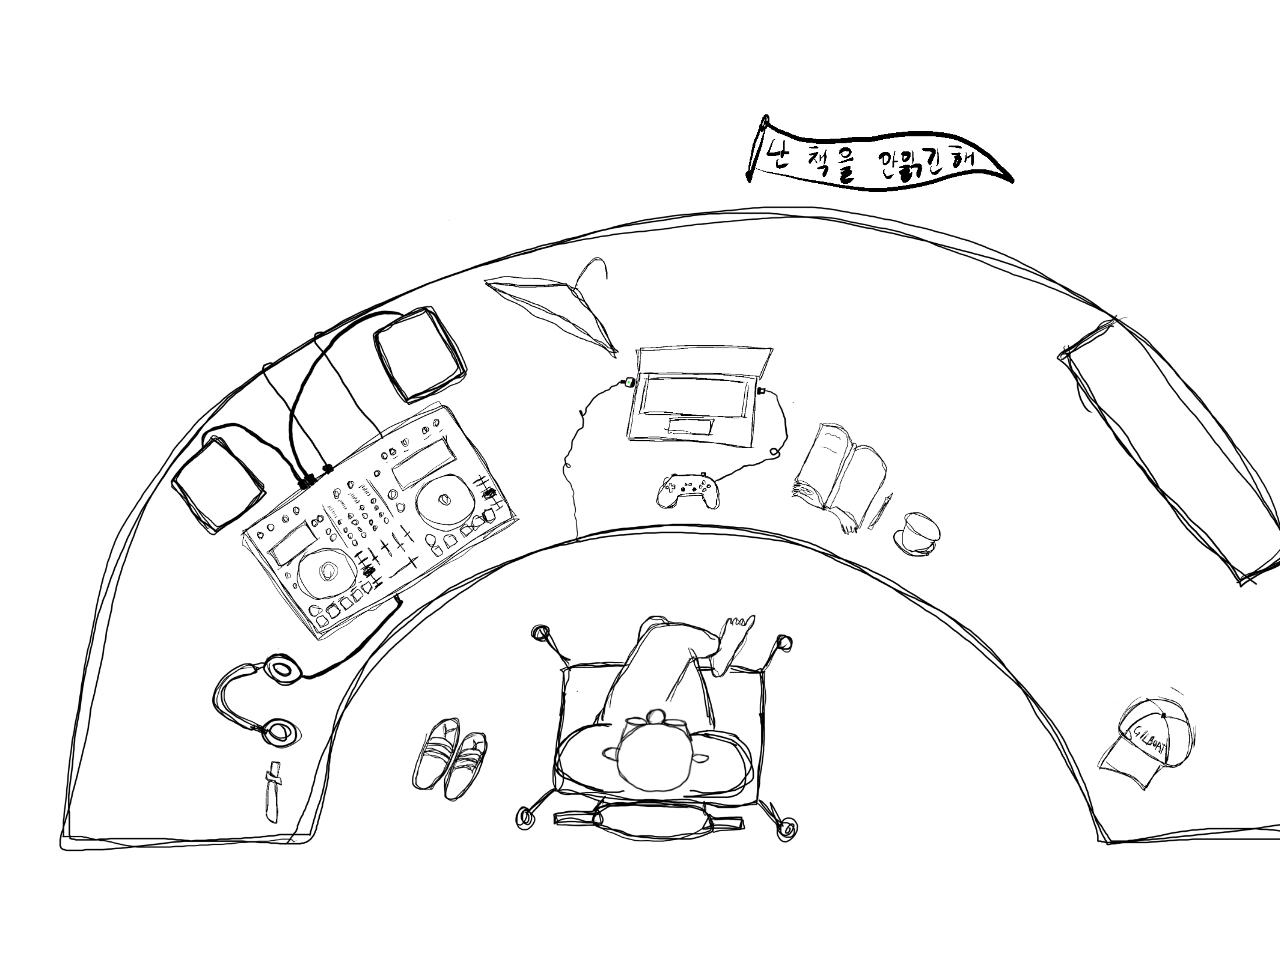
<file: index.html>
<!DOCTYPE html>
<html lang="ko">
<head>
    <!-- Primary Meta Tags -->
    <meta charset="utf-8">
    <meta http-equiv="X-UA-Compatible" content="IE=edge">
    <title>길보트</title>
    <meta name="theme-color" content="#fff"/>
    <meta name="msapplication-navbutton-color" content="#fff">
    <meta name="apple-mobile-web-app-status-bar-style" content="black-translucent">
    <meta name="viewport" content="width=device-width, initial-scale=1, shrink-to-fit=no">
    <meta name='application-name' content='길보트'/>
    <meta name='msapplication-tooltip' content='길보트'/>
    <meta name="msapplication-TileImage" content="./assets/images/favicon.png" />
    <meta name='description' content='길보트 프로필 사이트'/>
    <meta name='keywords' content='길보트, 프로필, 사이트' />
    
    <link rel="canonical" href="https://www.gilboat.com" />
    <link rel="shortcut icon" type="image/x-icon" href="./assets/images/favicon.ico">
    <link rel="apple-touch-icon-precomposed" sizes="57x57" href="./assets/images/favicon.png" />
    <link rel="icon" type="image/png" href="./assets/images/favicon.png" sizes="16x16" />

    <!-- Open Graph / Facebook -->
    <meta property="og:type" content="website"/>
    <meta property="og:url" content="https://www.gilboat.com/"/>
    <meta property="og:title" content="길보트"/>
    <meta property="og:description" content="길보트 프로필 사이트">
    <meta property="og:image" content="./assets/images/meta_og_image.png">
    <!-- Twitter -->
    <meta name="twitter:card" content="summary_large_image">
    <meta property="twitter:url" content="https://www.gilboat.com/">
    <meta property="twitter:title" content="길보트">
    <meta property="twitter:description" content="길보트 프로필 사이트">
    <meta property="twitter:image" content="./assets/images/meta_og_image.png">
    
    <link rel="shortcut icon" href="./assets/images/favicon.ico">
    <link rel="stylesheet" href="./assets/css/reset.css">
    <link rel="stylesheet" href="./assets/css/common.css">

</head>

<body>
    <div id="loading" class="on">
        <div class="wrap">
            <div class="loading_box">
                <img src="./assets/images/loading/loading1.png" alt="loading_img">
            </div>
            <div class="loading_box">
                <img src="./assets/images/loading/loading2.png" alt="loading_img">
            </div>
            <div class="loading_box">
                <img src="./assets/images/loading/loading3.png" alt="loading_img">
            </div>
            <div class="loading_box">
                <img src="./assets/images/loading/loading4.png" alt="loading_img">
            </div>
            <div class="loading_box">
                <img src="./assets/images/loading/loading5.png" alt="loading_img">
            </div>
            <div class="loading_box">
                <img src="./assets/images/loading/loading6.png" alt="loading_img">
            </div>
            <div class="loading_box">
                <img src="./assets/images/loading/loading7.png" alt="loading_img">
            </div>
            <div class="loading_box">
                <img src="./assets/images/loading/loading8.png" alt="loading_img">
            </div>
            <div class="loading_box">
                <img src="./assets/images/loading/loading9.png" alt="loading_img">
            </div>
            <div class="loading_box">
                <img src="./assets/images/loading/loading10.png" alt="loading_img">
            </div>
            <div class="loading_box">
                <img src="./assets/images/loading/loading11.png" alt="loading_img">
            </div>
            <div class="loading_box">
                <img src="./assets/images/loading/loading12.png" alt="loading_img">
            </div>
            <div class="loading_box">
                <img src="./assets/images/loading/loading13.png" alt="loading_img">
            </div>
        </div>
    </div>
    <div id="layout_wrapper">
        <section class="main">
            <div class="main_bg">
                <img src="./assets/images/main_bg.png" alt="main_bg">
            </div>
            <div class="main_head">
                <div class="hand_rotation on">
                    <a href="https://www.instagram.com/po_gilboat_wer/" target="_blank">
                        <img class="img_png" src="./assets/images/main_head.png" alt="main_head">
                        <img class="img_gif" src="./assets/images/main_head.gif" alt="main_head">
                    </a>
                </div>
            </div>
            <div class="main_deco deco1">
                <a href="https://soundcloud.com/gilboatmixcoffee" target="_blank">
                    <img class="img_png" src="./assets/images/main_deco1.png" alt="main_deco1">
                    <img class="img_gif on" src="./assets/images/main_deco1.gif" alt="main_deco1">
                </a>
            </div>
            <div class="main_deco deco2">
                <a href="https://www.op.gg/summoners/kr/%EA%B8%B8%EB%B3%B4%ED%8A%B8-KR1" target="_blank">
                    <img class="img_png" src="./assets/images/main_deco2.png" alt="main_deco2">
                    <img class="img_gif on" src="./assets/images/main_deco2.gif" alt="main_deco2">
                </a>
            </div>
            <div class="main_deco deco3">
                <a href="https://www.instagram.com/umm.work.work" target="_blank">
                    <img class="img_png" src="./assets/images/main_deco3.png" alt="main_deco3">
                    <img class="img_gif on" src="./assets/images/main_deco3.gif" alt="main_deco3">
                </a>
            </div>
            <div class="main_deco deco4">
                <a href="https://youtube.com/@gilboat_jeju?si=6Dmz0c4nSPdH1FIH" target="_blank">
                    <img class="img_png" src="./assets/images/main_deco4.png" alt="main_deco4">
                    <img class="img_gif on" src="./assets/images/main_deco4.gif" alt="main_deco4">
                </a>
            </div>
            <div class="main_deco deco5">
                <a href="#" target="_blank">
                    <img class="img_png" src="./assets/images/main_deco5.png" alt="main_deco5">
                    <img class="img_gif on" src="./assets/images/main_deco5.gif" alt="main_deco5">
                </a>
            </div>
            <div class="main_deco deco6">
                <a href="https://smartstore.naver.com/ummjeju" target="_blank">
                    <img class="img_png" src="./assets/images/main_deco6.png" alt="main_deco6">
                    <img class="img_gif on" src="./assets/images/main_deco6.gif" alt="main_deco6">
                </a>
            </div>
            <div class="main_deco deco7">
                <a href="https://www.instagram.com/gilboat_club/" target="_blank">
                    <img class="img_png" src="./assets/images/main_deco7.png" alt="main_deco7">
                    <img class="img_gif on" src="./assets/images/main_deco7.gif" alt="main_deco7">
                </a>
            </div>
            <div class="main_deco deco8">
                <a href="https://www.instagram.com/hattitude.official/" target="_blank">
                    <img class="img_png" src="./assets/images/main_deco8.png" alt="main_deco8">
                    <img class="img_gif on" src="./assets/images/main_deco8.gif" alt="main_deco8">
                </a>
            </div>
            <div class="main_deco deco9">
                <a href="https://www.instagram.com/supul.official/" target="_blank">
                    <img class="img_png" src="./assets/images/main_deco9.png" alt="main_deco9">
                    <img class="img_gif on" src="./assets/images/main_deco9.gif" alt="main_deco9">
                </a>
            </div>
            <div class="main_deco deco10">
                <a href="https://www.instagram.com/jagunbae/" target="_blank">
                    <img class="img_png" src="./assets/images/main_deco10.png" alt="main_deco10">
                    <img class="img_gif on" src="./assets/images/main_deco10.gif" alt="main_deco10">
                </a>
            </div>
            <div class="main_deco deco11">
                <a href="https://jejubookfail.com/" target="_blank">
                    <img class="img_png" src="./assets/images/main_deco11.png" alt="main_deco11">
                    <img class="img_gif on" src="./assets/images/main_deco11.gif" alt="main_deco11">
                </a>
            </div>
        </section>
    </div>

    <script src="./assets/js/jquery-3.6.0.min.js"></script>
    <script src="./assets/js/common.js"></script>
    <script type="text/javascript" src="//wcs.naver.net/wcslog.js"></script>
    <script type="text/javascript">
        if(!wcs_add) var wcs_add = {};
        wcs_add["wa"] = "4576fcf6dffa38";
        if(window.wcs) {
            wcs_do();
        }
    </script>

</body>
</html>
</file>
<file: assets/css/common.css>
.flex{display: flex; flex-direction: row; flex-wrap: wrap; justify-content: space-between; align-content: flex-start;align-items: center;}
.wrap{width: 94%;max-width: 1600px;margin: 0 auto;}
img{display: block; width:100%;}
.pc_none{display: none;}
.pc_show{display: block;}

#loading{opacity: 0;position: fixed;width: 100vw;height: 100vh;z-index: 1000;background: #fff;transition: 1s;}
#loading.on{opacity: 1;}
#loading.off{display: none;}
#loading .loading_box{position: absolute;top: 50%;left: 50%;transform: translate(-50%,-50%);opacity: 0;width: 100%;max-width: 1000px;}
#loading .loading_box.on{opacity: 1;}
#layout_wrapper{width: 100vw; height: 100vh;}
#layout_wrapper .main{position: relative; min-height: 60rem;width:1400px;overflow: hidden;margin: 0 auto;}
#layout_wrapper .main .main_head{position: absolute; top: 78.5%; left: 47%; transform: translate(-50%, -50%); z-index: 22;width: 9%;}
#layout_wrapper .main .main_head .hand_rotation .img_gif{display: block;}
#layout_wrapper .main .main_head .hand_rotation .img_png{display: none;}
#layout_wrapper .main .main_head .hand_rotation a{display:inline-block;}
#layout_wrapper .main .main_head .hand_rotation.on .img_gif{display: none;}
#layout_wrapper .main .main_head .hand_rotation.on .img_png{display: block;}
#layout_wrapper .main .main_bg{position: absolute; top: 50%; left: 50%; width:1400px; transform: translate(-50%, -50%);z-index: 20;}
#layout_wrapper .main .main_deco{position: absolute; transform: translate(-50%, -50%); z-index: 21;}
#layout_wrapper .main .main_deco a{display: block;width: 100%;cursor: pointer;}
#layout_wrapper .main .main_deco a img{display: none;}
#layout_wrapper .main .main_deco a .on{display: block;}
#layout_wrapper .main .deco1{width: 22%; top: 55.2%; left: 27%;}
#layout_wrapper .main .deco2{width: 2.2%;top: 82.5%;left: 19.5%;}
#layout_wrapper .main .deco3{width: 13%;top: 32%;left: 40%;}
#layout_wrapper .main .deco4{width: 12.8%; top: 42%; left: 49.5%;}
#layout_wrapper .main .deco5{width: 7%;top: 51%;left: 49.2%;}
#layout_wrapper .main .deco6{width: 9%;top: 50%;left: 60%;}
#layout_wrapper .main .deco7{width: 4.5%;top: 56%;left: 65.5%;}
#layout_wrapper .main .deco8{width: 11%;top: 77%;left: 82%;}
#layout_wrapper .main .deco9{width: 17%;top: 23%;left: 13%;display:none;}
#layout_wrapper .main .deco10{width: 25%;top: 20%;left: 86%;display:none;}
#layout_wrapper .main .deco11{width: 20%;top: 16%;left: 63%;}

@-moz-keyframes loadingbox1 {
    0% {transform: translate(-50%, -50%) rotate(0deg);border-radius: 0;}
    50% {border-radius: 50%;}
    100% {transform: translate(-50%, -50%) rotate(360deg);border-radius: 0;}
}
@-webkit-keyframes loadingbox1 {
    0% {transform: translate(-50%, -50%) rotate(0deg);border-radius: 0;}
    50% {border-radius: 50%;}
    100% {transform: translate(-50%, -50%) rotate(360deg);border-radius: 0;}
}
@keyframes loadingbox1 {
    0% {transform: translate(-50%, -50%) rotate(0deg);border-radius: 0;}
    50% {border-radius: 50%;}
    100% {transform: translate(-50%, -50%) rotate(360deg);border-radius: 0;}
}

@media screen and (max-width: 991px) {
    #loading .loading_box{transform: translate(-50%,-50%)scale(1.5);}
    #layout_wrapper{overflow-x: hidden;}
    #layout_wrapper .main{transform: rotate(90deg)translate(0, 45%) scale(0.7);}
    #layout_wrapper .main .deco9{width: 10%;top: 81%;left: 70%;transform: translate(-50%, -50%) rotate(-90deg);}
    #layout_wrapper .main .deco10{width: 17%;top: 75%;left: 62%;transform: translate(-50%, -50%) rotate(-90deg);}
    #layout_wrapper .main .deco11{width: 17%;top: 75%;left: 62%;transform: translate(-50%, -50%) rotate(-90deg);}
}
@media screen and (max-width: 576px) {
    #layout_wrapper .main{transform: rotate(90deg)translate(-5%, 48%) scale(0.6);}
}
</file>
